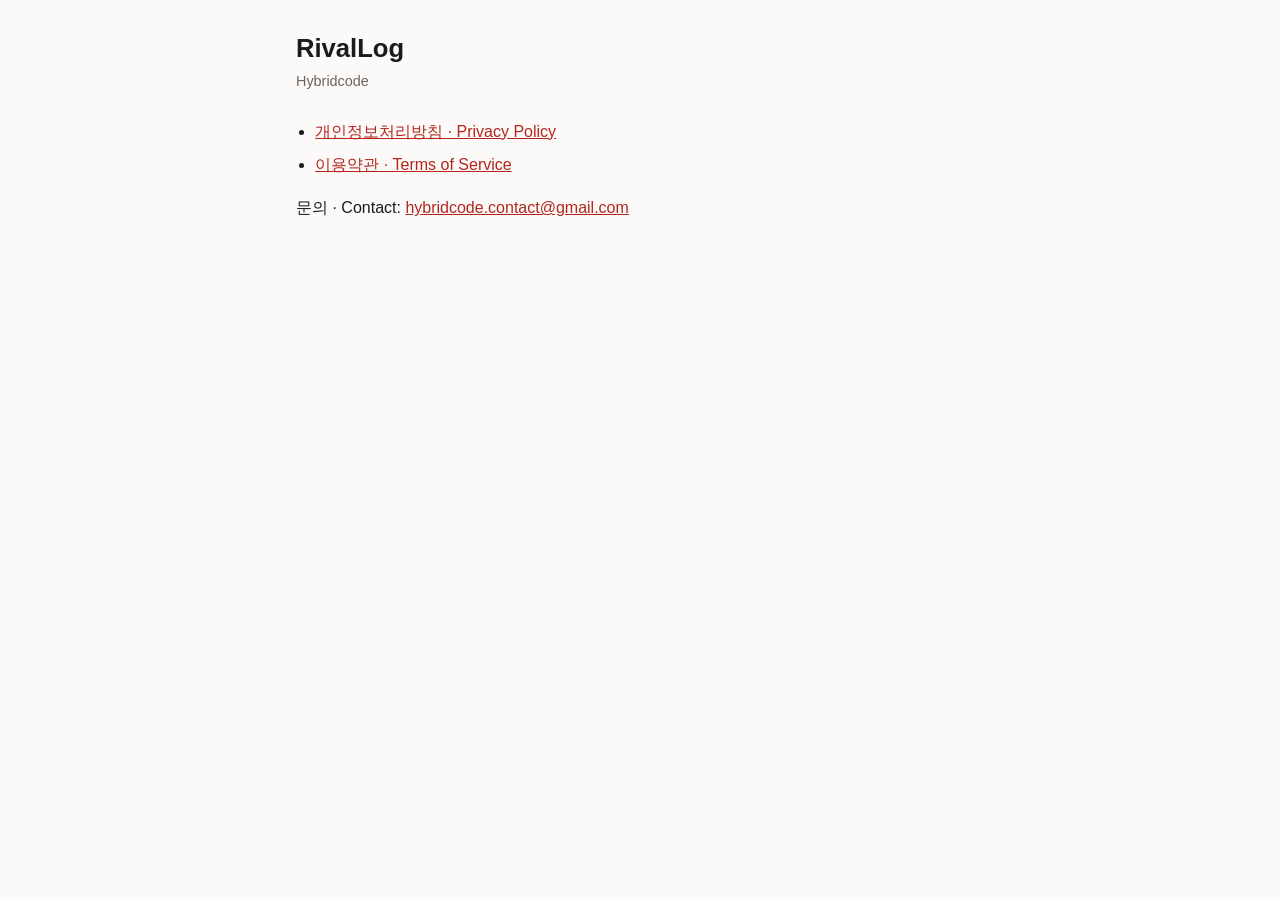
<file: index.html>
<!doctype html>
<html lang="ko">
<head>
<meta charset="utf-8">
<meta name="viewport" content="width=device-width, initial-scale=1">
<title>RivalLog</title>
<link rel="stylesheet" href="style.css">
</head>
<body>
<main>
<h1>RivalLog</h1>
<p class="meta">Hybridcode</p>
<ul>
<li><a href="privacy.html">개인정보처리방침 · Privacy Policy</a></li>
<li><a href="terms.html">이용약관 · Terms of Service</a></li>
</ul>
<p>문의 · Contact: <a href="mailto:hybridcode.contact@gmail.com">hybridcode.contact@gmail.com</a></p>
</main>
</body>
</html>
</file>
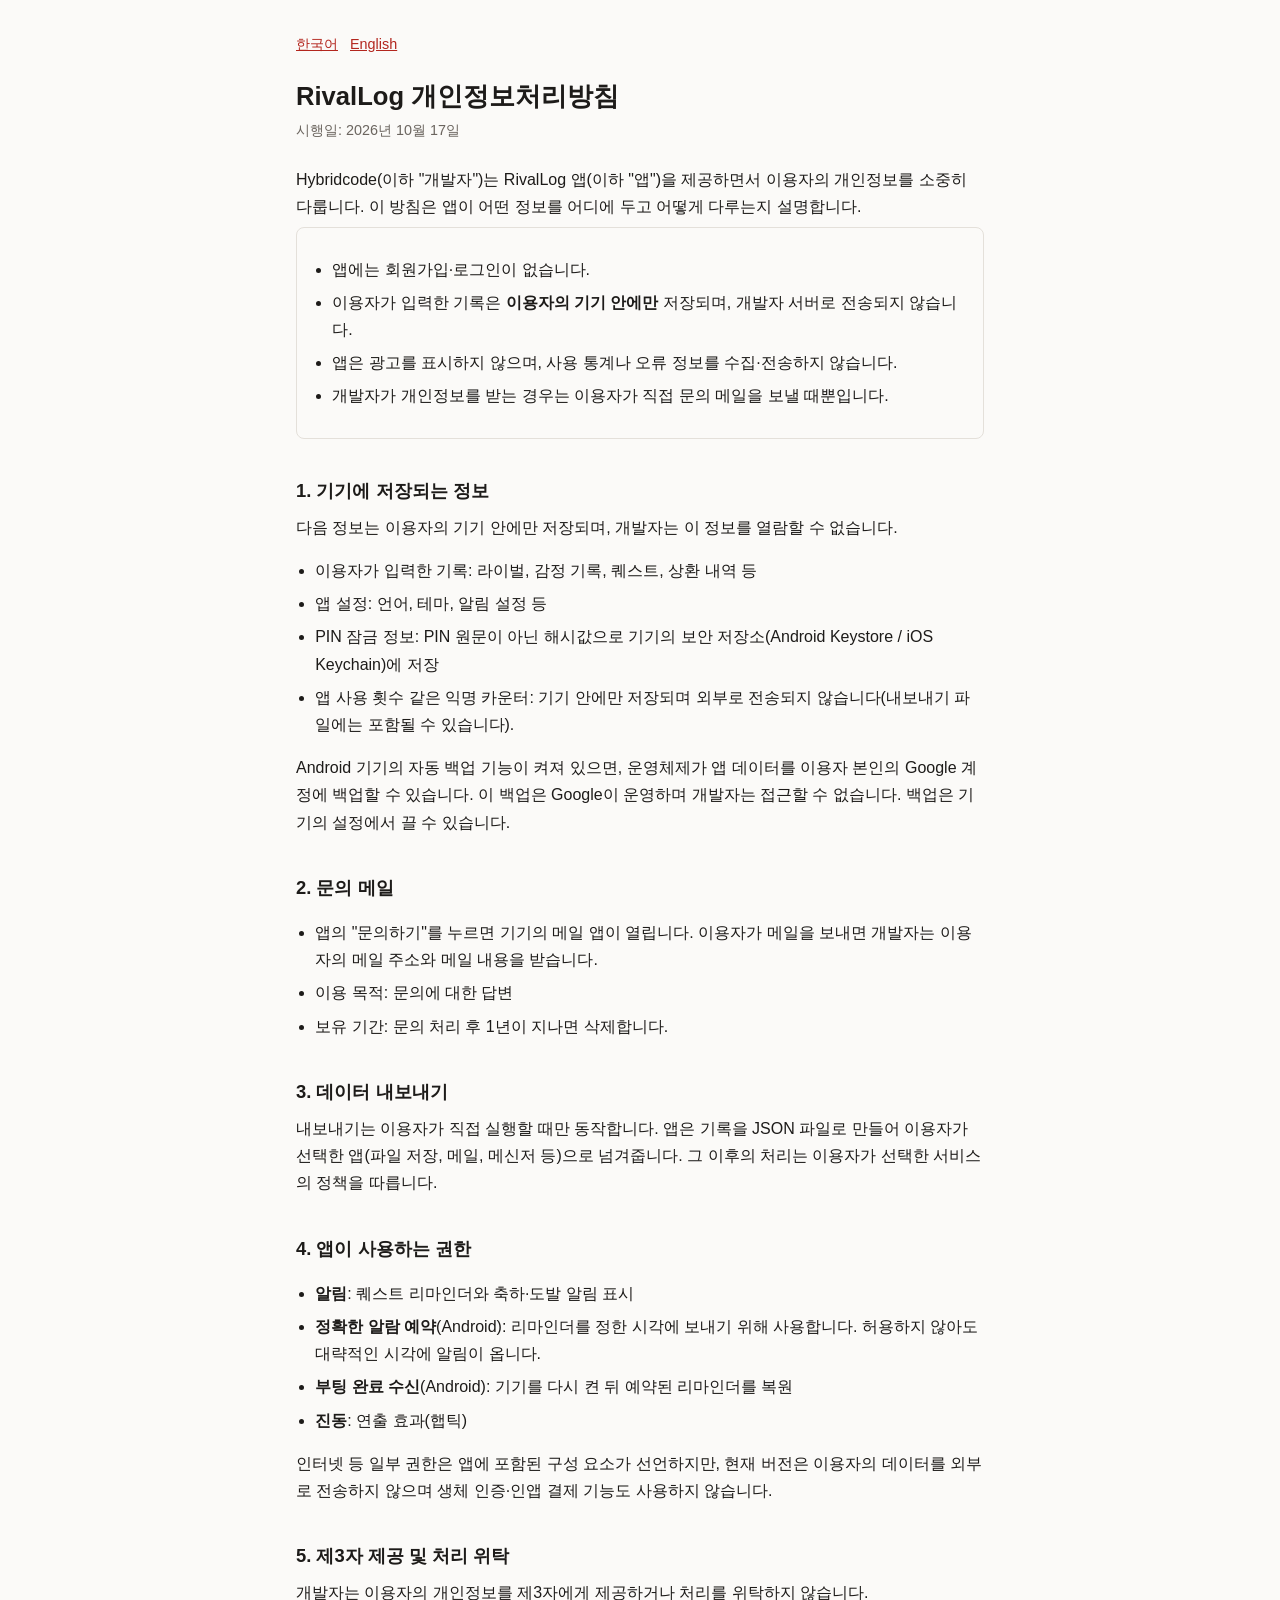
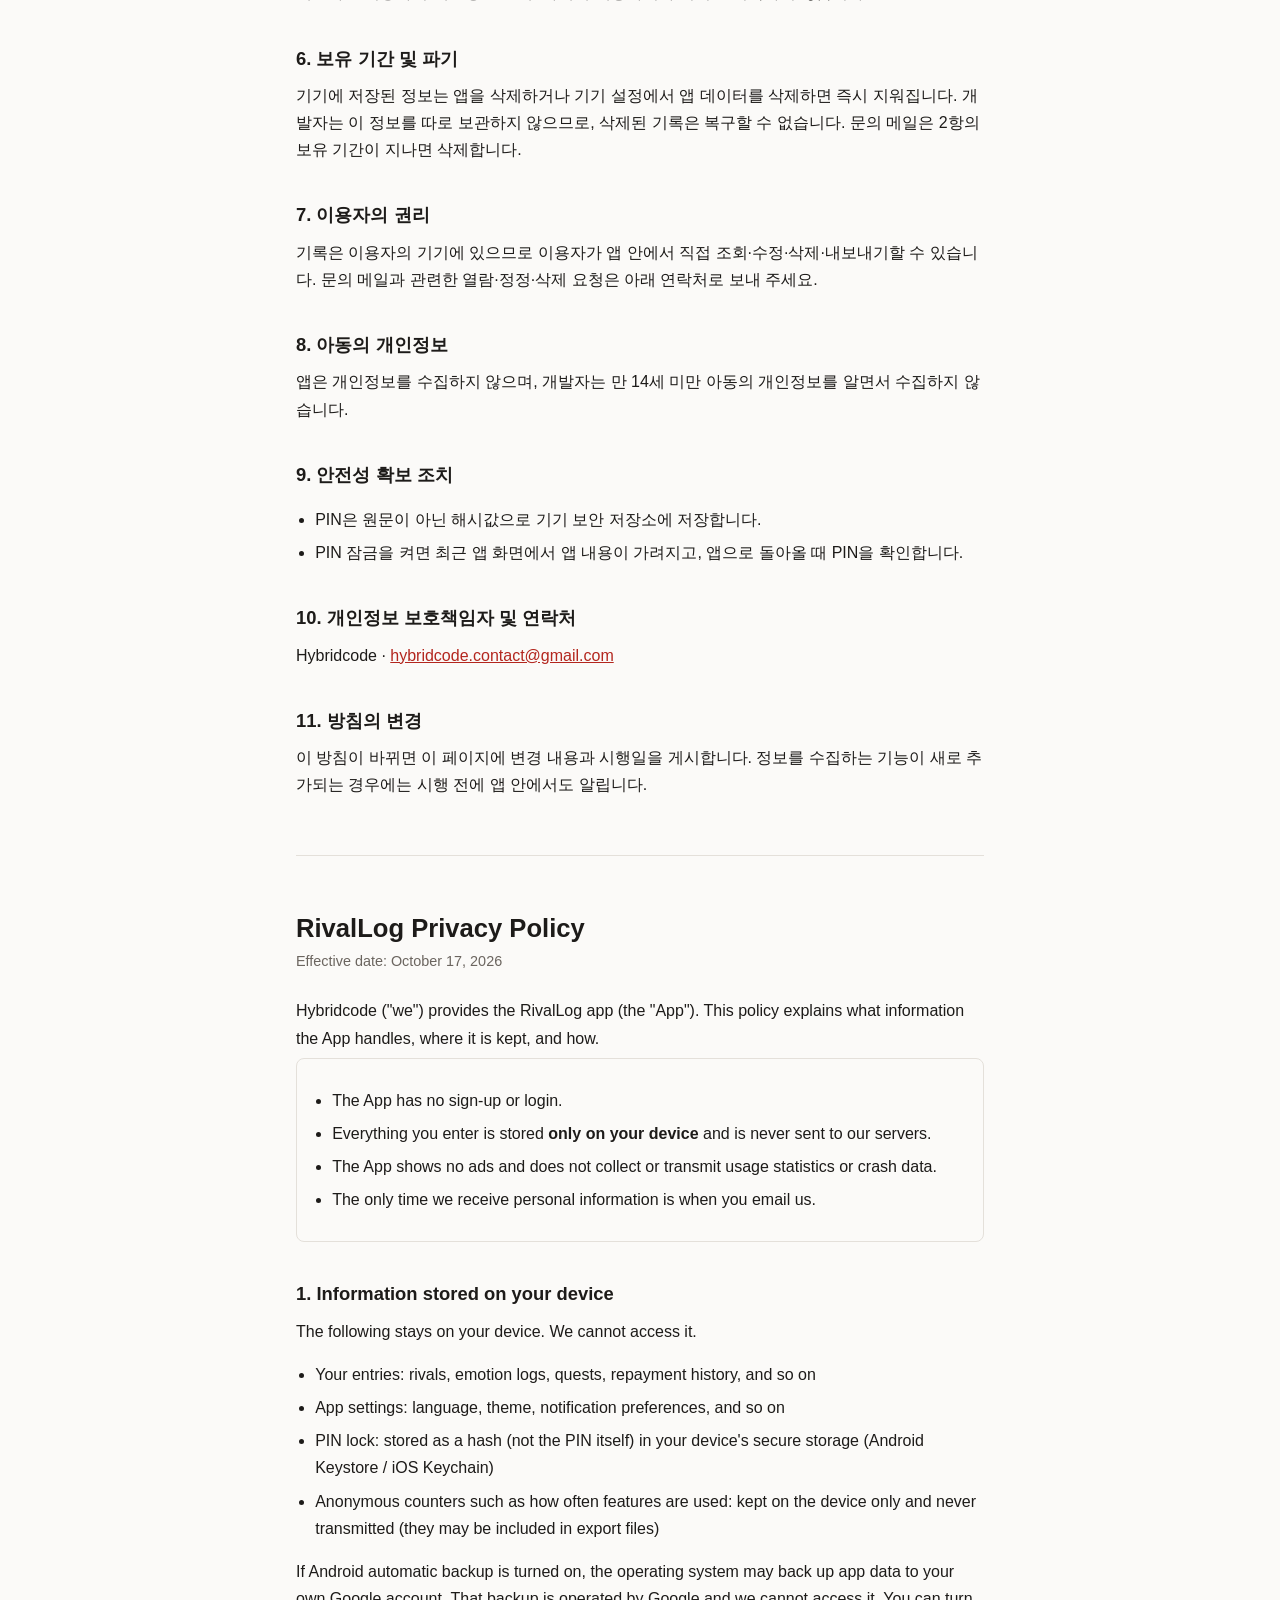
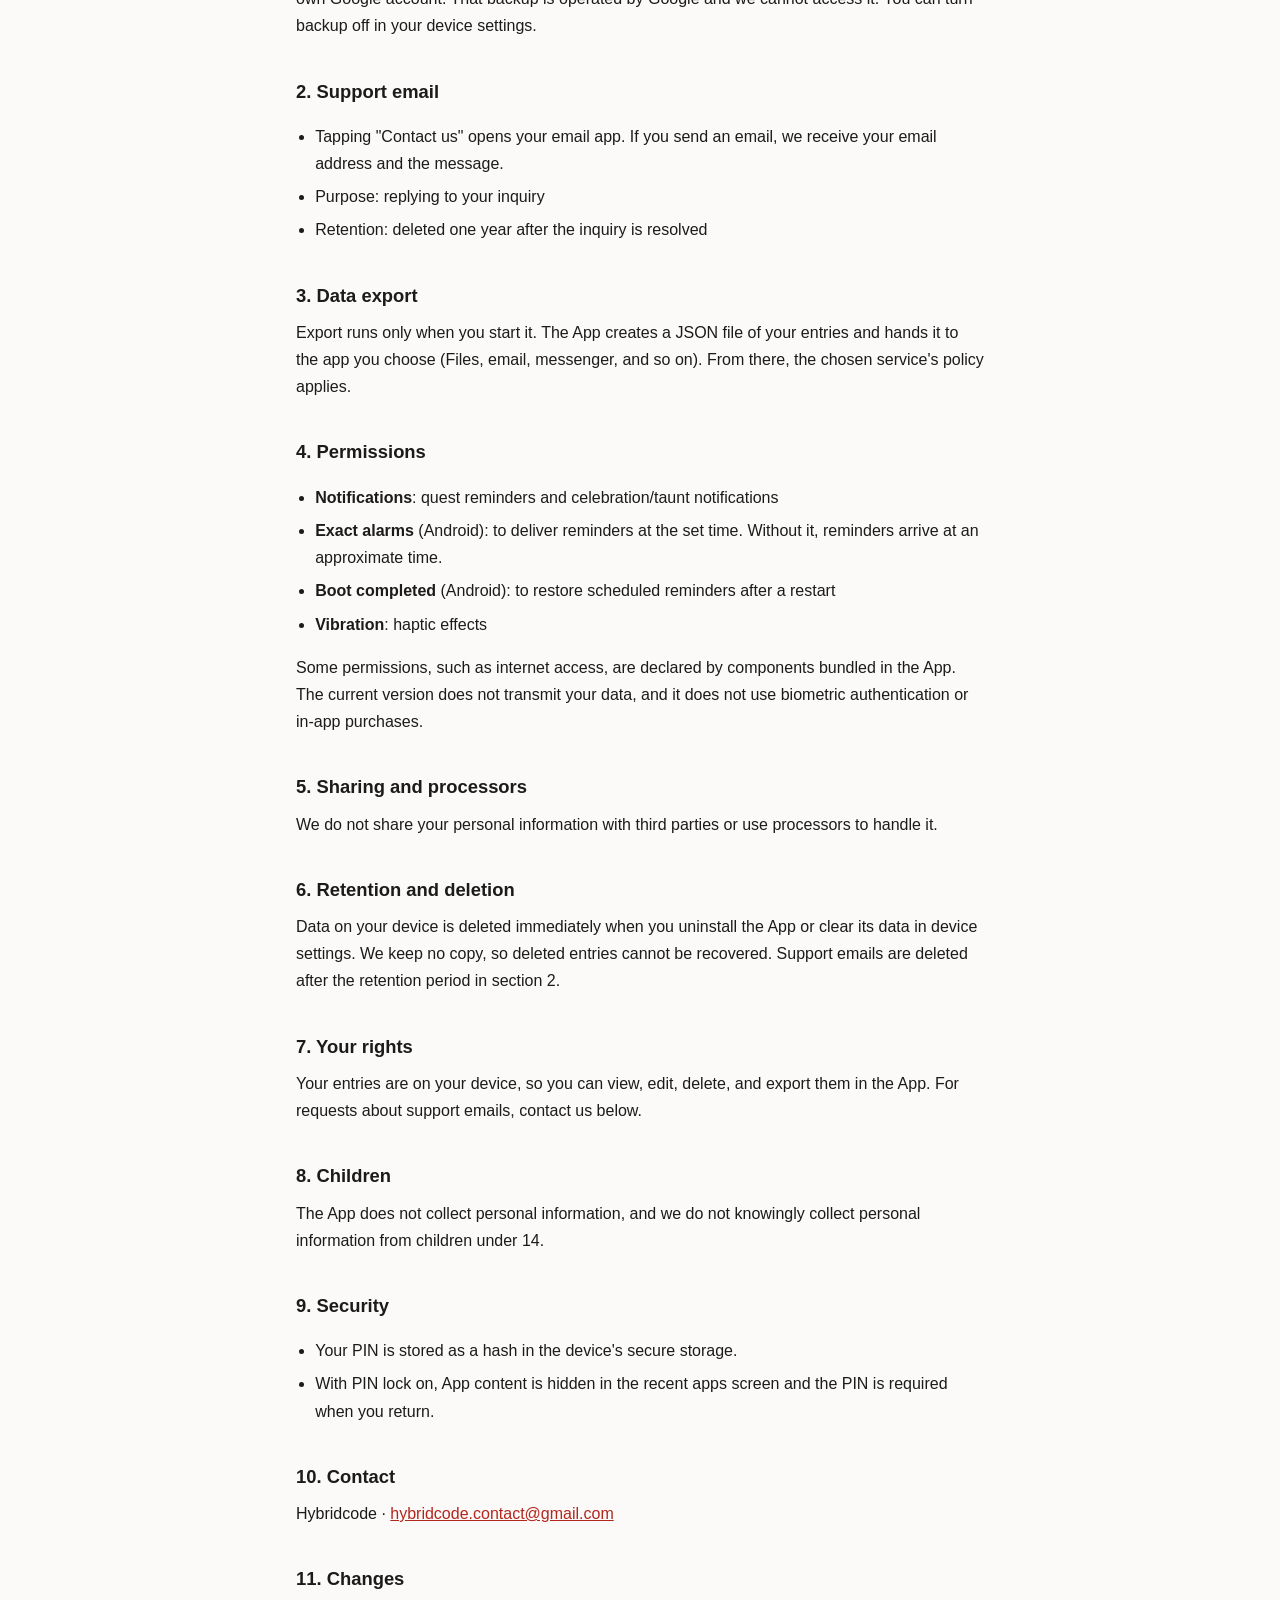
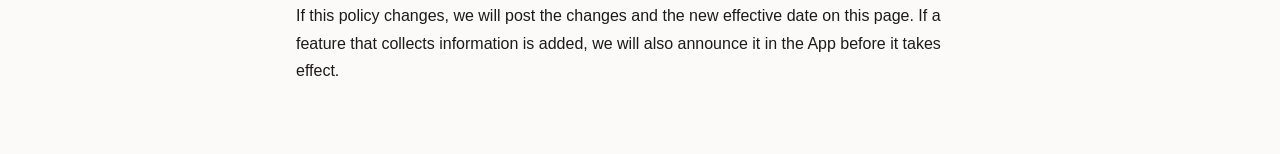
<file: privacy.html>
<!doctype html>
<html lang="ko">
<head>
<meta charset="utf-8">
<meta name="viewport" content="width=device-width, initial-scale=1">
<title>RivalLog 개인정보처리방침 · Privacy Policy</title>
<link rel="stylesheet" href="style.css">
</head>
<body>
<main>
<nav class="lang"><a href="#ko">한국어</a><a href="#en">English</a></nav>

<section id="ko" lang="ko">
<h1>RivalLog 개인정보처리방침</h1>
<p class="meta">시행일: 2026년 10월 17일</p>

<p>Hybridcode(이하 "개발자")는 RivalLog 앱(이하 "앱")을 제공하면서 이용자의 개인정보를 소중히 다룹니다. 이 방침은 앱이 어떤 정보를 어디에 두고 어떻게 다루는지 설명합니다.</p>

<div class="summary">
<ul>
<li>앱에는 회원가입·로그인이 없습니다.</li>
<li>이용자가 입력한 기록은 <strong>이용자의 기기 안에만</strong> 저장되며, 개발자 서버로 전송되지 않습니다.</li>
<li>앱은 광고를 표시하지 않으며, 사용 통계나 오류 정보를 수집·전송하지 않습니다.</li>
<li>개발자가 개인정보를 받는 경우는 이용자가 직접 문의 메일을 보낼 때뿐입니다.</li>
</ul>
</div>

<h2>1. 기기에 저장되는 정보</h2>
<p>다음 정보는 이용자의 기기 안에만 저장되며, 개발자는 이 정보를 열람할 수 없습니다.</p>
<ul>
<li>이용자가 입력한 기록: 라이벌, 감정 기록, 퀘스트, 상환 내역 등</li>
<li>앱 설정: 언어, 테마, 알림 설정 등</li>
<li>PIN 잠금 정보: PIN 원문이 아닌 해시값으로 기기의 보안 저장소(Android Keystore / iOS Keychain)에 저장</li>
<li>앱 사용 횟수 같은 익명 카운터: 기기 안에만 저장되며 외부로 전송되지 않습니다(내보내기 파일에는 포함될 수 있습니다).</li>
</ul>
<p>Android 기기의 자동 백업 기능이 켜져 있으면, 운영체제가 앱 데이터를 이용자 본인의 Google 계정에 백업할 수 있습니다. 이 백업은 Google이 운영하며 개발자는 접근할 수 없습니다. 백업은 기기의 설정에서 끌 수 있습니다.</p>

<h2>2. 문의 메일</h2>
<ul>
<li>앱의 "문의하기"를 누르면 기기의 메일 앱이 열립니다. 이용자가 메일을 보내면 개발자는 이용자의 메일 주소와 메일 내용을 받습니다.</li>
<li>이용 목적: 문의에 대한 답변</li>
<li>보유 기간: 문의 처리 후 1년이 지나면 삭제합니다.</li>
</ul>

<h2>3. 데이터 내보내기</h2>
<p>내보내기는 이용자가 직접 실행할 때만 동작합니다. 앱은 기록을 JSON 파일로 만들어 이용자가 선택한 앱(파일 저장, 메일, 메신저 등)으로 넘겨줍니다. 그 이후의 처리는 이용자가 선택한 서비스의 정책을 따릅니다.</p>

<h2>4. 앱이 사용하는 권한</h2>
<ul>
<li><strong>알림</strong>: 퀘스트 리마인더와 축하·도발 알림 표시</li>
<li><strong>정확한 알람 예약</strong>(Android): 리마인더를 정한 시각에 보내기 위해 사용합니다. 허용하지 않아도 대략적인 시각에 알림이 옵니다.</li>
<li><strong>부팅 완료 수신</strong>(Android): 기기를 다시 켠 뒤 예약된 리마인더를 복원</li>
<li><strong>진동</strong>: 연출 효과(햅틱)</li>
</ul>
<p>인터넷 등 일부 권한은 앱에 포함된 구성 요소가 선언하지만, 현재 버전은 이용자의 데이터를 외부로 전송하지 않으며 생체 인증·인앱 결제 기능도 사용하지 않습니다.</p>

<h2>5. 제3자 제공 및 처리 위탁</h2>
<p>개발자는 이용자의 개인정보를 제3자에게 제공하거나 처리를 위탁하지 않습니다.</p>

<h2>6. 보유 기간 및 파기</h2>
<p>기기에 저장된 정보는 앱을 삭제하거나 기기 설정에서 앱 데이터를 삭제하면 즉시 지워집니다. 개발자는 이 정보를 따로 보관하지 않으므로, 삭제된 기록은 복구할 수 없습니다. 문의 메일은 2항의 보유 기간이 지나면 삭제합니다.</p>

<h2>7. 이용자의 권리</h2>
<p>기록은 이용자의 기기에 있으므로 이용자가 앱 안에서 직접 조회·수정·삭제·내보내기할 수 있습니다. 문의 메일과 관련한 열람·정정·삭제 요청은 아래 연락처로 보내 주세요.</p>

<h2>8. 아동의 개인정보</h2>
<p>앱은 개인정보를 수집하지 않으며, 개발자는 만 14세 미만 아동의 개인정보를 알면서 수집하지 않습니다.</p>

<h2>9. 안전성 확보 조치</h2>
<ul>
<li>PIN은 원문이 아닌 해시값으로 기기 보안 저장소에 저장합니다.</li>
<li>PIN 잠금을 켜면 최근 앱 화면에서 앱 내용이 가려지고, 앱으로 돌아올 때 PIN을 확인합니다.</li>
</ul>

<h2>10. 개인정보 보호책임자 및 연락처</h2>
<p>Hybridcode · <a href="mailto:hybridcode.contact@gmail.com">hybridcode.contact@gmail.com</a></p>

<h2>11. 방침의 변경</h2>
<p>이 방침이 바뀌면 이 페이지에 변경 내용과 시행일을 게시합니다. 정보를 수집하는 기능이 새로 추가되는 경우에는 시행 전에 앱 안에서도 알립니다.</p>
</section>

<hr>

<section id="en" lang="en">
<h1>RivalLog Privacy Policy</h1>
<p class="meta">Effective date: October 17, 2026</p>

<p>Hybridcode ("we") provides the RivalLog app (the "App"). This policy explains what information the App handles, where it is kept, and how.</p>

<div class="summary">
<ul>
<li>The App has no sign-up or login.</li>
<li>Everything you enter is stored <strong>only on your device</strong> and is never sent to our servers.</li>
<li>The App shows no ads and does not collect or transmit usage statistics or crash data.</li>
<li>The only time we receive personal information is when you email us.</li>
</ul>
</div>

<h2>1. Information stored on your device</h2>
<p>The following stays on your device. We cannot access it.</p>
<ul>
<li>Your entries: rivals, emotion logs, quests, repayment history, and so on</li>
<li>App settings: language, theme, notification preferences, and so on</li>
<li>PIN lock: stored as a hash (not the PIN itself) in your device's secure storage (Android Keystore / iOS Keychain)</li>
<li>Anonymous counters such as how often features are used: kept on the device only and never transmitted (they may be included in export files)</li>
</ul>
<p>If Android automatic backup is turned on, the operating system may back up app data to your own Google account. That backup is operated by Google and we cannot access it. You can turn backup off in your device settings.</p>

<h2>2. Support email</h2>
<ul>
<li>Tapping "Contact us" opens your email app. If you send an email, we receive your email address and the message.</li>
<li>Purpose: replying to your inquiry</li>
<li>Retention: deleted one year after the inquiry is resolved</li>
</ul>

<h2>3. Data export</h2>
<p>Export runs only when you start it. The App creates a JSON file of your entries and hands it to the app you choose (Files, email, messenger, and so on). From there, the chosen service's policy applies.</p>

<h2>4. Permissions</h2>
<ul>
<li><strong>Notifications</strong>: quest reminders and celebration/taunt notifications</li>
<li><strong>Exact alarms</strong> (Android): to deliver reminders at the set time. Without it, reminders arrive at an approximate time.</li>
<li><strong>Boot completed</strong> (Android): to restore scheduled reminders after a restart</li>
<li><strong>Vibration</strong>: haptic effects</li>
</ul>
<p>Some permissions, such as internet access, are declared by components bundled in the App. The current version does not transmit your data, and it does not use biometric authentication or in-app purchases.</p>

<h2>5. Sharing and processors</h2>
<p>We do not share your personal information with third parties or use processors to handle it.</p>

<h2>6. Retention and deletion</h2>
<p>Data on your device is deleted immediately when you uninstall the App or clear its data in device settings. We keep no copy, so deleted entries cannot be recovered. Support emails are deleted after the retention period in section 2.</p>

<h2>7. Your rights</h2>
<p>Your entries are on your device, so you can view, edit, delete, and export them in the App. For requests about support emails, contact us below.</p>

<h2>8. Children</h2>
<p>The App does not collect personal information, and we do not knowingly collect personal information from children under 14.</p>

<h2>9. Security</h2>
<ul>
<li>Your PIN is stored as a hash in the device's secure storage.</li>
<li>With PIN lock on, App content is hidden in the recent apps screen and the PIN is required when you return.</li>
</ul>

<h2>10. Contact</h2>
<p>Hybridcode · <a href="mailto:hybridcode.contact@gmail.com">hybridcode.contact@gmail.com</a></p>

<h2>11. Changes</h2>
<p>If this policy changes, we will post the changes and the new effective date on this page. If a feature that collects information is added, we will also announce it in the App before it takes effect.</p>
</section>
</main>
</body>
</html>
</file>
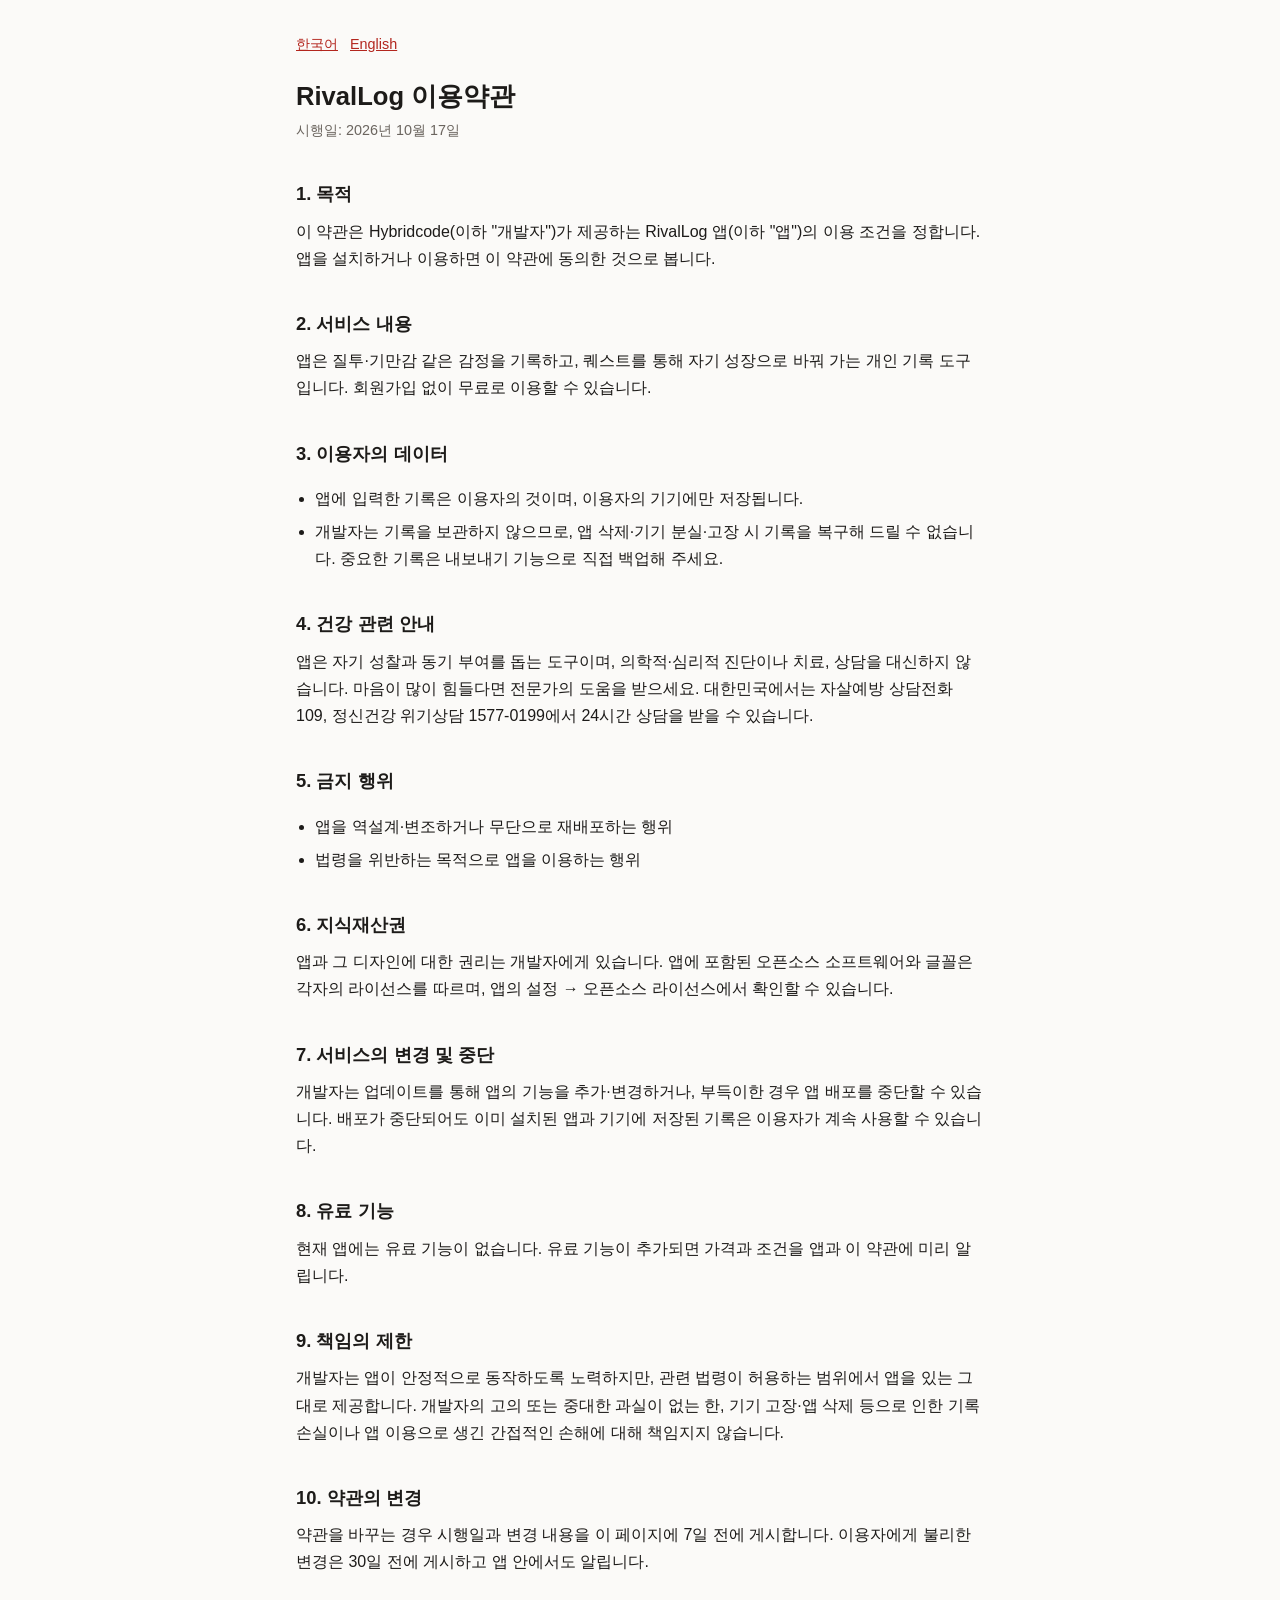
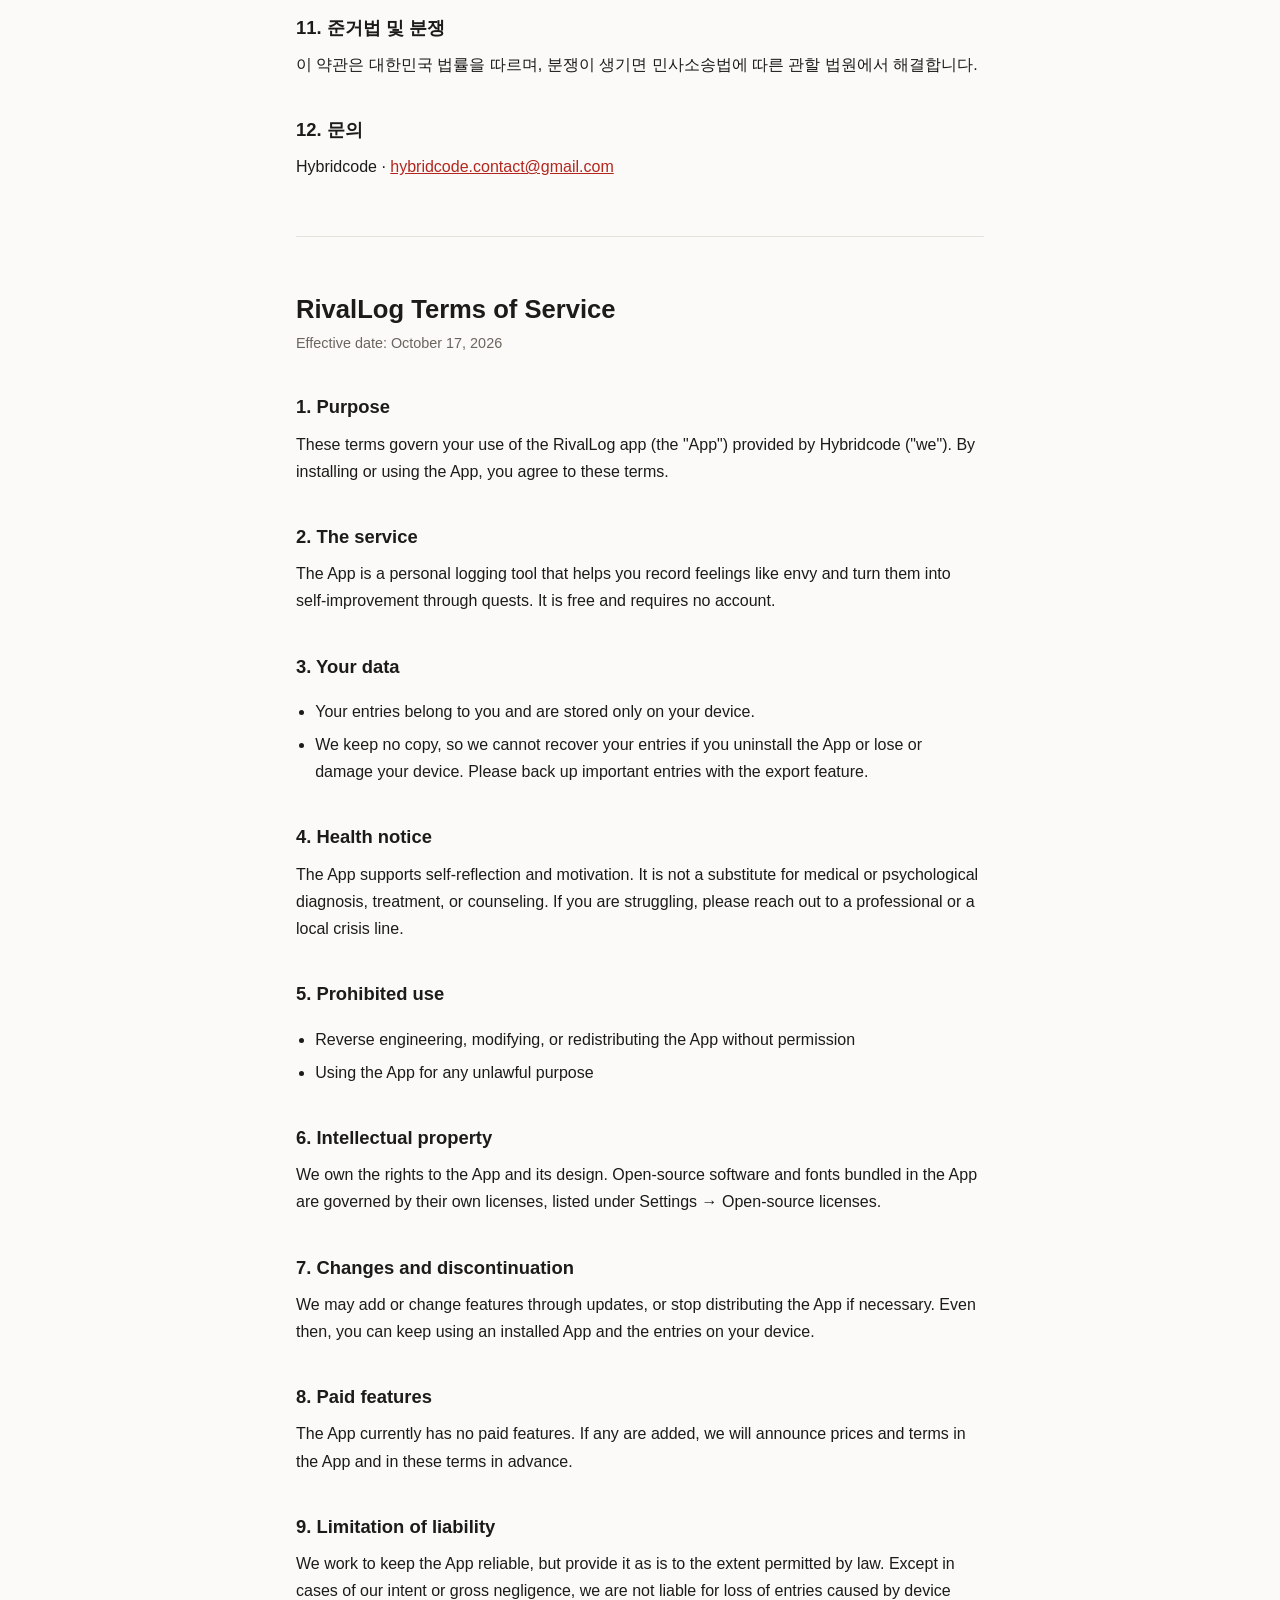
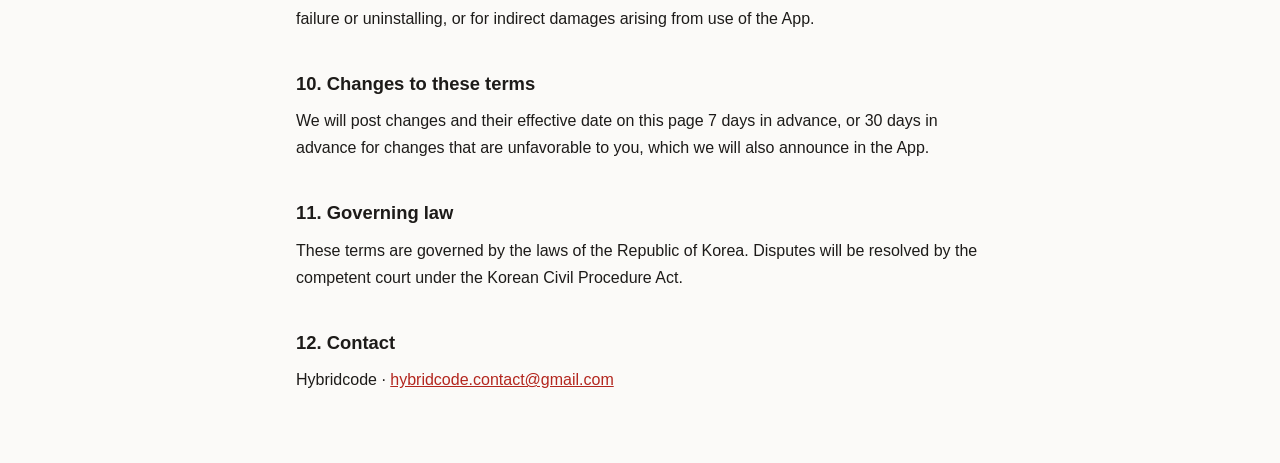
<file: terms.html>
<!doctype html>
<html lang="ko">
<head>
<meta charset="utf-8">
<meta name="viewport" content="width=device-width, initial-scale=1">
<title>RivalLog 이용약관 · Terms of Service</title>
<link rel="stylesheet" href="style.css">
</head>
<body>
<main>
<nav class="lang"><a href="#ko">한국어</a><a href="#en">English</a></nav>

<section id="ko" lang="ko">
<h1>RivalLog 이용약관</h1>
<p class="meta">시행일: 2026년 10월 17일</p>

<h2>1. 목적</h2>
<p>이 약관은 Hybridcode(이하 "개발자")가 제공하는 RivalLog 앱(이하 "앱")의 이용 조건을 정합니다. 앱을 설치하거나 이용하면 이 약관에 동의한 것으로 봅니다.</p>

<h2>2. 서비스 내용</h2>
<p>앱은 질투·기만감 같은 감정을 기록하고, 퀘스트를 통해 자기 성장으로 바꿔 가는 개인 기록 도구입니다. 회원가입 없이 무료로 이용할 수 있습니다.</p>

<h2>3. 이용자의 데이터</h2>
<ul>
<li>앱에 입력한 기록은 이용자의 것이며, 이용자의 기기에만 저장됩니다.</li>
<li>개발자는 기록을 보관하지 않으므로, 앱 삭제·기기 분실·고장 시 기록을 복구해 드릴 수 없습니다. 중요한 기록은 내보내기 기능으로 직접 백업해 주세요.</li>
</ul>

<h2>4. 건강 관련 안내</h2>
<p>앱은 자기 성찰과 동기 부여를 돕는 도구이며, 의학적·심리적 진단이나 치료, 상담을 대신하지 않습니다. 마음이 많이 힘들다면 전문가의 도움을 받으세요. 대한민국에서는 자살예방 상담전화 109, 정신건강 위기상담 1577-0199에서 24시간 상담을 받을 수 있습니다.</p>

<h2>5. 금지 행위</h2>
<ul>
<li>앱을 역설계·변조하거나 무단으로 재배포하는 행위</li>
<li>법령을 위반하는 목적으로 앱을 이용하는 행위</li>
</ul>

<h2>6. 지식재산권</h2>
<p>앱과 그 디자인에 대한 권리는 개발자에게 있습니다. 앱에 포함된 오픈소스 소프트웨어와 글꼴은 각자의 라이선스를 따르며, 앱의 설정 → 오픈소스 라이선스에서 확인할 수 있습니다.</p>

<h2>7. 서비스의 변경 및 중단</h2>
<p>개발자는 업데이트를 통해 앱의 기능을 추가·변경하거나, 부득이한 경우 앱 배포를 중단할 수 있습니다. 배포가 중단되어도 이미 설치된 앱과 기기에 저장된 기록은 이용자가 계속 사용할 수 있습니다.</p>

<h2>8. 유료 기능</h2>
<p>현재 앱에는 유료 기능이 없습니다. 유료 기능이 추가되면 가격과 조건을 앱과 이 약관에 미리 알립니다.</p>

<h2>9. 책임의 제한</h2>
<p>개발자는 앱이 안정적으로 동작하도록 노력하지만, 관련 법령이 허용하는 범위에서 앱을 있는 그대로 제공합니다. 개발자의 고의 또는 중대한 과실이 없는 한, 기기 고장·앱 삭제 등으로 인한 기록 손실이나 앱 이용으로 생긴 간접적인 손해에 대해 책임지지 않습니다.</p>

<h2>10. 약관의 변경</h2>
<p>약관을 바꾸는 경우 시행일과 변경 내용을 이 페이지에 7일 전에 게시합니다. 이용자에게 불리한 변경은 30일 전에 게시하고 앱 안에서도 알립니다.</p>

<h2>11. 준거법 및 분쟁</h2>
<p>이 약관은 대한민국 법률을 따르며, 분쟁이 생기면 민사소송법에 따른 관할 법원에서 해결합니다.</p>

<h2>12. 문의</h2>
<p>Hybridcode · <a href="mailto:hybridcode.contact@gmail.com">hybridcode.contact@gmail.com</a></p>
</section>

<hr>

<section id="en" lang="en">
<h1>RivalLog Terms of Service</h1>
<p class="meta">Effective date: October 17, 2026</p>

<h2>1. Purpose</h2>
<p>These terms govern your use of the RivalLog app (the "App") provided by Hybridcode ("we"). By installing or using the App, you agree to these terms.</p>

<h2>2. The service</h2>
<p>The App is a personal logging tool that helps you record feelings like envy and turn them into self-improvement through quests. It is free and requires no account.</p>

<h2>3. Your data</h2>
<ul>
<li>Your entries belong to you and are stored only on your device.</li>
<li>We keep no copy, so we cannot recover your entries if you uninstall the App or lose or damage your device. Please back up important entries with the export feature.</li>
</ul>

<h2>4. Health notice</h2>
<p>The App supports self-reflection and motivation. It is not a substitute for medical or psychological diagnosis, treatment, or counseling. If you are struggling, please reach out to a professional or a local crisis line.</p>

<h2>5. Prohibited use</h2>
<ul>
<li>Reverse engineering, modifying, or redistributing the App without permission</li>
<li>Using the App for any unlawful purpose</li>
</ul>

<h2>6. Intellectual property</h2>
<p>We own the rights to the App and its design. Open-source software and fonts bundled in the App are governed by their own licenses, listed under Settings → Open-source licenses.</p>

<h2>7. Changes and discontinuation</h2>
<p>We may add or change features through updates, or stop distributing the App if necessary. Even then, you can keep using an installed App and the entries on your device.</p>

<h2>8. Paid features</h2>
<p>The App currently has no paid features. If any are added, we will announce prices and terms in the App and in these terms in advance.</p>

<h2>9. Limitation of liability</h2>
<p>We work to keep the App reliable, but provide it as is to the extent permitted by law. Except in cases of our intent or gross negligence, we are not liable for loss of entries caused by device failure or uninstalling, or for indirect damages arising from use of the App.</p>

<h2>10. Changes to these terms</h2>
<p>We will post changes and their effective date on this page 7 days in advance, or 30 days in advance for changes that are unfavorable to you, which we will also announce in the App.</p>

<h2>11. Governing law</h2>
<p>These terms are governed by the laws of the Republic of Korea. Disputes will be resolved by the competent court under the Korean Civil Procedure Act.</p>

<h2>12. Contact</h2>
<p>Hybridcode · <a href="mailto:hybridcode.contact@gmail.com">hybridcode.contact@gmail.com</a></p>
</section>
</main>
</body>
</html>
</file>
<file: style.css>
:root {
  --bg: #fbfaf8;
  --fg: #1d1b19;
  --muted: #6b655f;
  --line: #e4e0da;
  --accent: #b3261e;
}

@media (prefers-color-scheme: dark) {
  :root {
    --bg: #141210;
    --fg: #ece8e3;
    --muted: #a39d96;
    --line: #2e2a26;
    --accent: #f2b8b5;
  }
}

* { box-sizing: border-box; }

body {
  margin: 0;
  background: var(--bg);
  color: var(--fg);
  font-family: -apple-system, BlinkMacSystemFont, "Apple SD Gothic Neo", "Noto Sans KR", "Segoe UI", Roboto, sans-serif;
  line-height: 1.7;
  font-size: 16px;
}

main {
  max-width: 720px;
  margin: 0 auto;
  padding: 32px 16px 64px;
}

h1 { font-size: 1.6rem; line-height: 1.3; margin: 0 0 4px; }
h2 { font-size: 1.15rem; margin: 36px 0 8px; }
p, li { margin: 6px 0; }
ul { padding-left: 1.2em; }

a { color: var(--accent); }

.meta { color: var(--muted); font-size: 0.9rem; margin: 0 0 24px; }

.lang {
  display: flex;
  gap: 12px;
  font-size: 0.9rem;
  margin-bottom: 24px;
}

.summary {
  border: 1px solid var(--line);
  border-radius: 8px;
  padding: 12px 16px;
}

hr {
  border: 0;
  border-top: 1px solid var(--line);
  margin: 56px 0;
}
</file>
